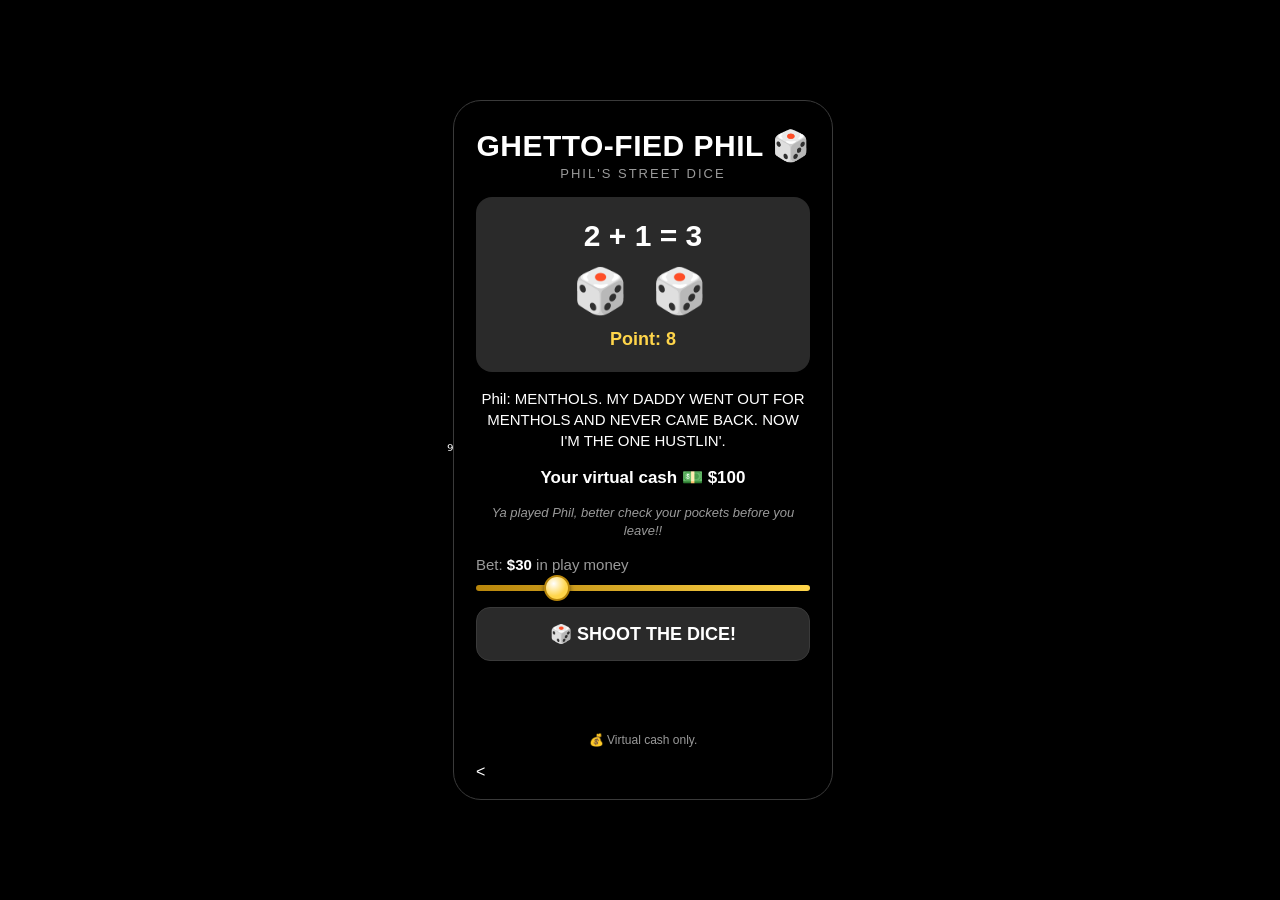
<file: index.html>
⁹<!DOCTYPE html>
<html lang="en">
<head>
  <meta charset="UTF-8" />
  <meta name="viewport" content="width=device-width, initial-scale=1.0" />
  <title>Ghetto-Fied Phil</title>
  <link rel="icon" href="images/phil.jpg" type="image/jpeg" />
  <link rel="stylesheet" href="style.css" />
</head>
<body>
  <div class="phone">
    <header class="game-header">
      <h1>GHETTO-FIED PHIL 🎲</h1>
      <span class="sub">PHIL'S STREET DICE</span>
    </header>

    <section class="panel">
      <div class="roll" id="rollText">2 + 1 = 3</div>
      <div class="dice-emoji" id="diceEmoji">🎲 🎲</div>
      <div class="point" id="pointText">Point: 8</div>
    </section>

    <p class="phil-line" id="philLine">Phil: Keep shootin'! Point is 8.</p>

    <div class="cash" id="cashText">Your virtual cash 💵 $100</div>

    <p class="pockets-note">Ya played Phil, better check your pockets before you leave!!</p>

    <div class="bet">
      <span class="bet-label" id="betText">Bet: $30 in play money</span>
      <input type="range" id="betSlider" min="10" max="100" step="5" value="30" />
    </div>

    <button class="shoot-btn" id="shootBtn">🎲 SHOOT THE DICE!</button>
        <footer class="game-footer">💰 Virtual cash only.</footer>
<

  </div>

  <script type="module" src="app.js"></script>
  
</body>
</html>
</file>
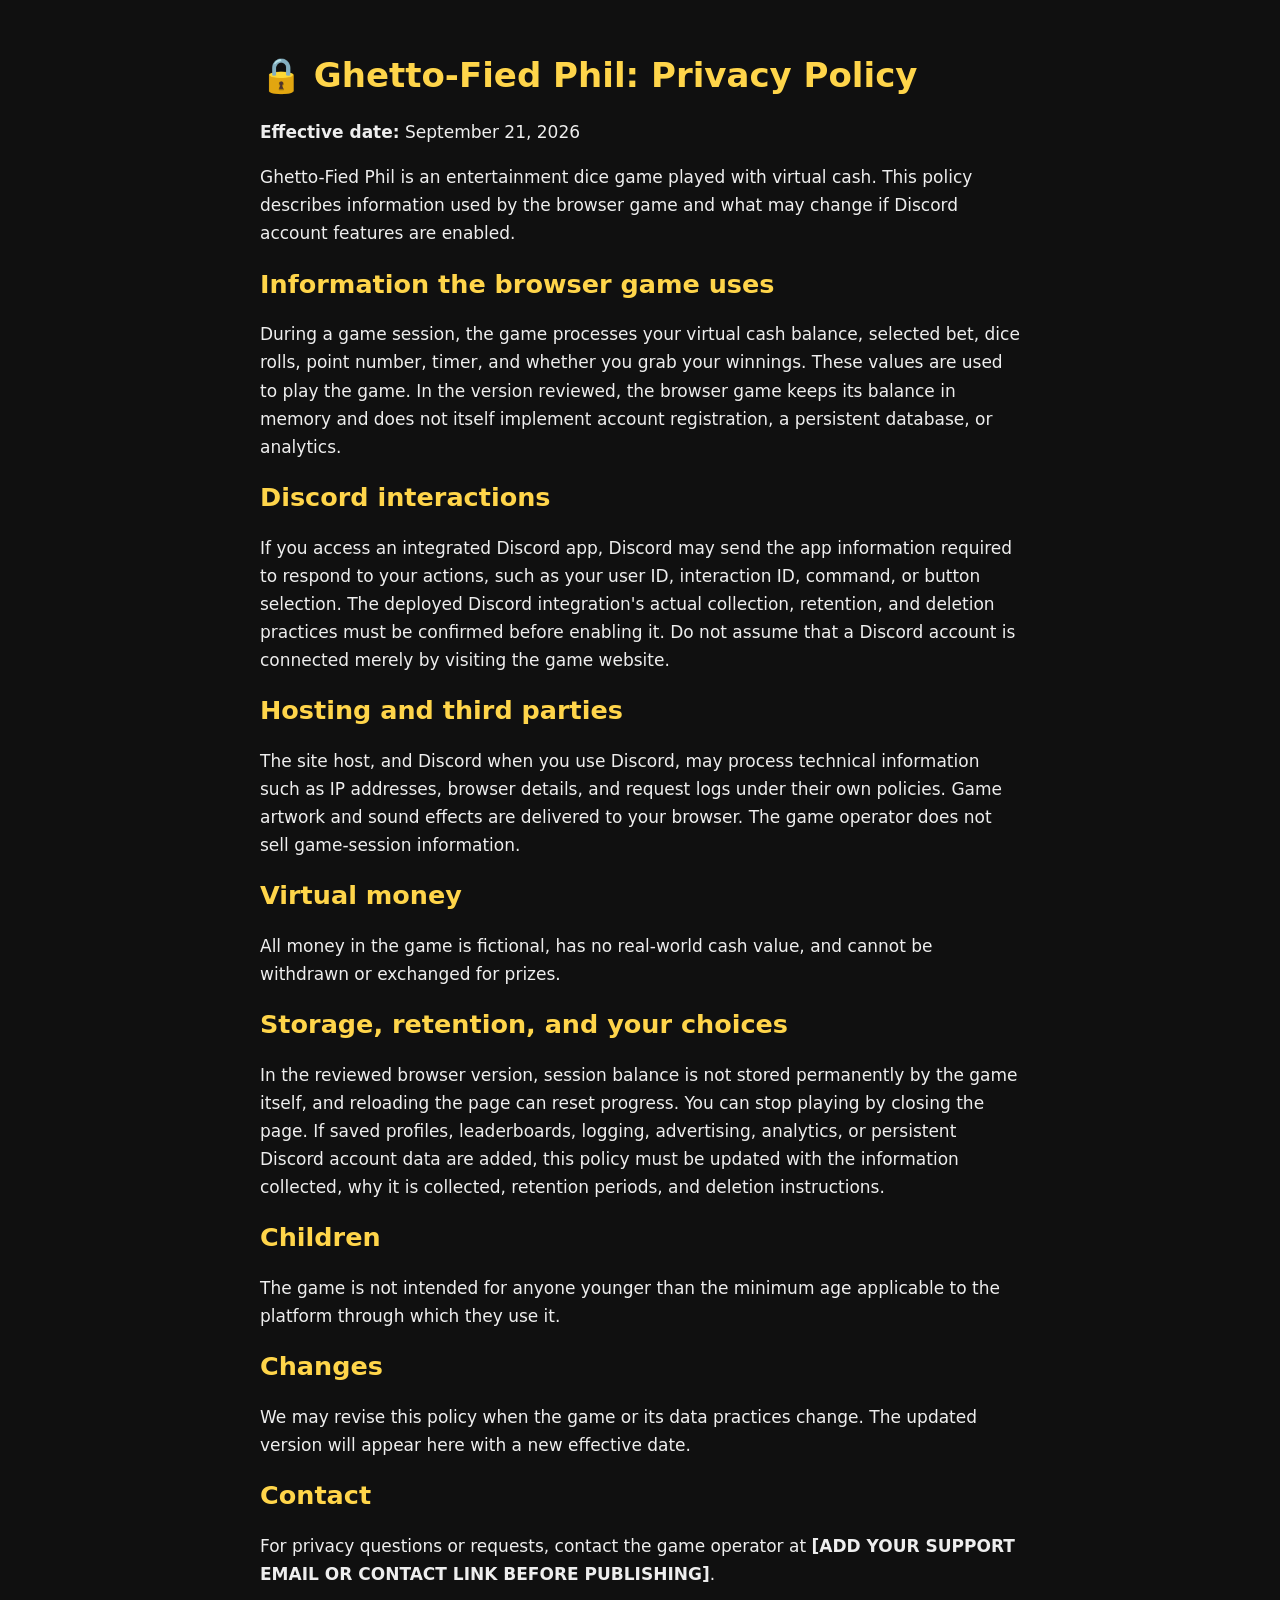
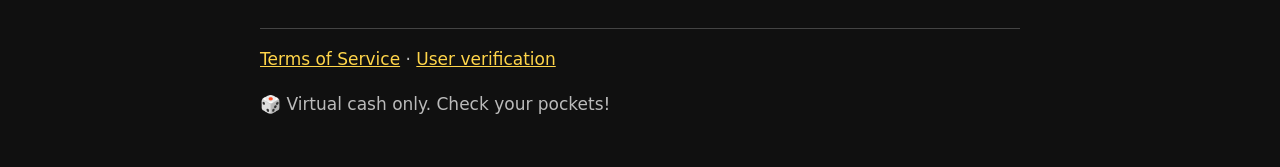
<file: privacy-policy.html>
<!doctype html>
<html lang="en"><head><meta charset="utf-8"><meta name="viewport" content="width=device-width, initial-scale=1"><title>Privacy Policy | Ghetto-Fied Phil</title><style>body{background:#101010;color:#eee;font:17px/1.65 system-ui,sans-serif;margin:0}main{max-width:760px;margin:auto;padding:32px 22px}h1,h2{color:#ffd54a;line-height:1.2}a{color:#ffd54a}footer{border-top:1px solid #444;margin-top:40px;padding-top:16px;color:#bbb}.note{border:1px solid #ffd54a;padding:14px;border-radius:9px}</style></head><body><main>
<h1>🔒 Ghetto-Fied Phil: Privacy Policy</h1><p><strong>Effective date:</strong> September 21, 2026</p>
<p>Ghetto-Fied Phil is an entertainment dice game played with virtual cash. This policy describes information used by the browser game and what may change if Discord account features are enabled.</p>
<h2>Information the browser game uses</h2><p>During a game session, the game processes your virtual cash balance, selected bet, dice rolls, point number, timer, and whether you grab your winnings. These values are used to play the game. In the version reviewed, the browser game keeps its balance in memory and does not itself implement account registration, a persistent database, or analytics.</p>
<h2>Discord interactions</h2><p>If you access an integrated Discord app, Discord may send the app information required to respond to your actions, such as your user ID, interaction ID, command, or button selection. The deployed Discord integration's actual collection, retention, and deletion practices must be confirmed before enabling it. Do not assume that a Discord account is connected merely by visiting the game website.</p>
<h2>Hosting and third parties</h2><p>The site host, and Discord when you use Discord, may process technical information such as IP addresses, browser details, and request logs under their own policies. Game artwork and sound effects are delivered to your browser. The game operator does not sell game-session information.</p>
<h2>Virtual money</h2><p>All money in the game is fictional, has no real-world cash value, and cannot be withdrawn or exchanged for prizes.</p>
<h2>Storage, retention, and your choices</h2><p>In the reviewed browser version, session balance is not stored permanently by the game itself, and reloading the page can reset progress. You can stop playing by closing the page. If saved profiles, leaderboards, logging, advertising, analytics, or persistent Discord account data are added, this policy must be updated with the information collected, why it is collected, retention periods, and deletion instructions.</p>
<h2>Children</h2><p>The game is not intended for anyone younger than the minimum age applicable to the platform through which they use it.</p>
<h2>Changes</h2><p>We may revise this policy when the game or its data practices change. The updated version will appear here with a new effective date.</p>
<h2>Contact</h2><p>For privacy questions or requests, contact the game operator at <strong>[ADD YOUR SUPPORT EMAIL OR CONTACT LINK BEFORE PUBLISHING]</strong>.</p>
<footer><a href="./terms-of-service.html">Terms of Service</a> · <a href="./verify-user.html">User verification</a><p>🎲 Virtual cash only. Check your pockets!</p></footer></main></body></html>
</file>
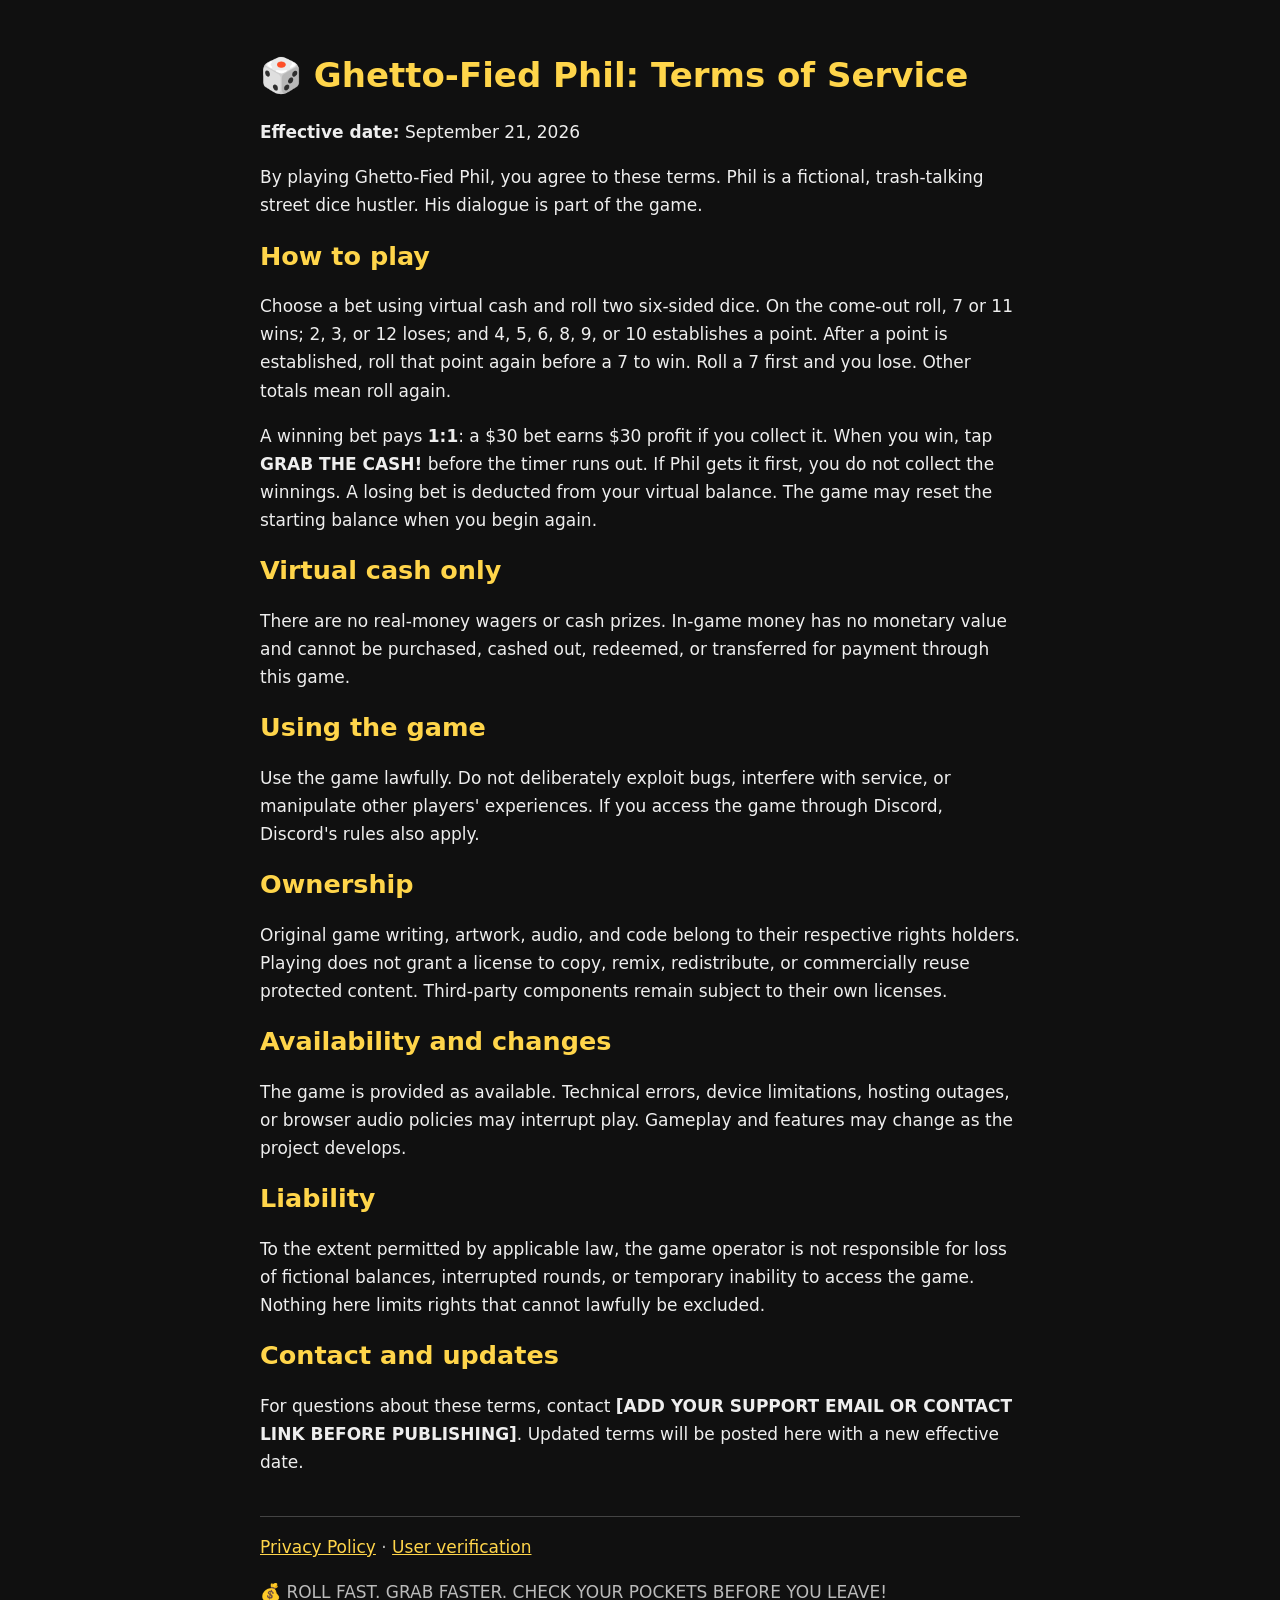
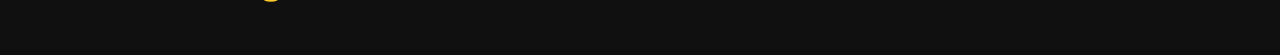
<file: terms-of-service.html>
<!doctype html>
<html lang="en"><head><meta charset="utf-8"><meta name="viewport" content="width=device-width, initial-scale=1"><title>Terms of Service | Ghetto-Fied Phil</title><style>body{background:#101010;color:#eee;font:17px/1.65 system-ui,sans-serif;margin:0}main{max-width:760px;margin:auto;padding:32px 22px}h1,h2{color:#ffd54a;line-height:1.2}a{color:#ffd54a}footer{border-top:1px solid #444;margin-top:40px;padding-top:16px;color:#bbb}</style></head><body><main>
<h1>🎲 Ghetto-Fied Phil: Terms of Service</h1><p><strong>Effective date:</strong> September 21, 2026</p><p>By playing Ghetto-Fied Phil, you agree to these terms. Phil is a fictional, trash-talking street dice hustler. His dialogue is part of the game.</p>
<h2>How to play</h2><p>Choose a bet using virtual cash and roll two six-sided dice. On the come-out roll, 7 or 11 wins; 2, 3, or 12 loses; and 4, 5, 6, 8, 9, or 10 establishes a point. After a point is established, roll that point again before a 7 to win. Roll a 7 first and you lose. Other totals mean roll again.</p><p>A winning bet pays <strong>1:1</strong>: a $30 bet earns $30 profit if you collect it. When you win, tap <strong>GRAB THE CASH!</strong> before the timer runs out. If Phil gets it first, you do not collect the winnings. A losing bet is deducted from your virtual balance. The game may reset the starting balance when you begin again.</p>
<h2>Virtual cash only</h2><p>There are no real-money wagers or cash prizes. In-game money has no monetary value and cannot be purchased, cashed out, redeemed, or transferred for payment through this game.</p>
<h2>Using the game</h2><p>Use the game lawfully. Do not deliberately exploit bugs, interfere with service, or manipulate other players' experiences. If you access the game through Discord, Discord's rules also apply.</p>
<h2>Ownership</h2><p>Original game writing, artwork, audio, and code belong to their respective rights holders. Playing does not grant a license to copy, remix, redistribute, or commercially reuse protected content. Third-party components remain subject to their own licenses.</p>
<h2>Availability and changes</h2><p>The game is provided as available. Technical errors, device limitations, hosting outages, or browser audio policies may interrupt play. Gameplay and features may change as the project develops.</p>
<h2>Liability</h2><p>To the extent permitted by applicable law, the game operator is not responsible for loss of fictional balances, interrupted rounds, or temporary inability to access the game. Nothing here limits rights that cannot lawfully be excluded.</p>
<h2>Contact and updates</h2><p>For questions about these terms, contact <strong>[ADD YOUR SUPPORT EMAIL OR CONTACT LINK BEFORE PUBLISHING]</strong>. Updated terms will be posted here with a new effective date.</p>
<footer><a href="./privacy-policy.html">Privacy Policy</a> · <a href="./verify-user.html">User verification</a><p>💰 ROLL FAST. GRAB FASTER. CHECK YOUR POCKETS BEFORE YOU LEAVE!</p></footer></main></body></html>
</file>
<file: style.css>
:root {
  --bg: #000;
  --panel: #2a2a2a;
  --gray-border: #3a3a3a;
  --text: #fff;
  --muted: #9a9a9a;
  --gold: #ffd54a;
  --gold-dark: #b8860b;
  --red: #c0392b;
  --green: #1f7a43;
}

* { box-sizing: border-box; margin: 0; padding: 0; }

html, body { height: 100%; }

body {
  background: #000;
  color: var(--text);
  font-family: -apple-system, "Segoe UI", Roboto, Helvetica, Arial, sans-serif;
  display: flex;
  align-items: center;
  justify-content: center;
  padding: 16px;
}

.phone {
  width: 100%;
  max-width: 380px;
  min-height: 700px;
  background: #000;
  border: 1px solid var(--gray-border);
  border-radius: 28px;
  padding: 28px 22px 18px;
  display: flex;
  flex-direction: column;
  gap: 16px;
}

/* ---- header ---- */
.game-header { text-align: center; }
.game-header h1 {
  font-size: 30px;
  font-weight: 800;
  letter-spacing: 0.5px;
  line-height: 1.1;
}
.game-header .sub {
  display: block;
  color: var(--muted);
  font-size: 13px;
  letter-spacing: 2px;
  margin-top: 4px;
}

/* ---- dice panel ---- */
.panel {
  background: var(--panel);
  border-radius: 16px;
  padding: 22px 16px;
  display: flex;
  flex-direction: column;
  align-items: center;
  gap: 12px;
}
.roll { font-size: 30px; font-weight: 800; }
.dice-emoji { font-size: 44px; letter-spacing: 6px; }
.dice-emoji.rolling { animation: shake .35s infinite; }
@keyframes shake {
  0% { transform: rotate(-12deg) translateY(-2px); }
  50% { transform: rotate(12deg) translateY(2px); }
  100% { transform: rotate(-12deg) translateY(-2px); }
}
.point { font-size: 18px; font-weight: 700; color: var(--gold); }
.point.flash { animation: pointflash .6s ease 2; }
@keyframes pointflash {
  0% { transform: scale(1); color: var(--gold); }
  50% { transform: scale(1.35); color: #fff; }
  100% { transform: scale(1); color: var(--gold); }
}

/* ---- phil line ---- */
.phil-line {
  font-size: 15px;
  line-height: 1.4;
  text-align: center;
  min-height: 44px;
  display: flex;
  align-items: center;
  justify-content: center;
}

/* ---- cash ---- */
.cash {
  font-size: 17px;
  font-weight: 700;
  text-align: center;
}

.pockets-note {
  text-align: center;
  color: var(--muted);
  font-size: 13px;
  font-style: italic;
  line-height: 1.4;
}

/* cash change toast */
.cash-toast {
  position: fixed;
  top: 24px;
  left: 50%;
  transform: translateX(-50%);
  z-index: 40;
  padding: 10px 20px;
  border-radius: 12px;
  font-weight: 900;
  font-size: 16px;
  pointer-events: none;
  opacity: 1;
  transition: opacity .4s ease;
  box-shadow: 0 6px 20px rgba(0,0,0,.6);
}
.cash-toast.up { background: #1f7a43; color: #d8ffe6; border: 2px solid #3fce7a; }
.cash-toast.down { background: #a3322a; color: #ffd9d6; border: 2px solid #e06054; }
.cash-toast.hide { opacity: 0; }

/* ---- bet ---- */
.bet {
  display: flex;
  flex-direction: column;
  gap: 12px;
}
.bet-label { font-size: 15px; color: var(--muted); }
.bet-label b { color: var(--text); }

#betSlider {
  -webkit-appearance: none;
  appearance: none;
  width: 100%;
  height: 6px;
  border-radius: 4px;
  background: linear-gradient(to right, var(--gold-dark), var(--gold));
  outline: none;
}
#betSlider::-webkit-slider-thumb {
  -webkit-appearance: none;
  appearance: none;
  width: 26px; height: 26px;
  border-radius: 50%;
  background: radial-gradient(circle at 35% 30%, #fff, var(--gold) 60%);
  border: 2px solid var(--gold-dark);
  cursor: pointer;
  box-shadow: 0 2px 5px #00000088;
}
#betSlider::-moz-range-thumb {
  width: 26px; height: 26px;
  border-radius: 50%;
  background: radial-gradient(circle at 35% 30%, #fff, var(--gold) 60%);
  border: 2px solid var(--gold-dark);
  cursor: pointer;
  box-shadow: 0 2px 5px #00000088;
}

/* ---- shoot button ---- */
.shoot-btn {
  width: 100%;
  height: 54px;
  background: var(--panel);
  border: 1px solid var(--gray-border);
  color: var(--text);
  border-radius: 14px;
  font-size: 18px;
  font-weight: 700;
  cursor: pointer;
}
.shoot-btn:active { background: #3a3a3a; }
.shoot-btn:disabled { opacity: .5; cursor: not-allowed; }

/* ---- footer ---- */
.game-footer {
  margin-top: auto;
  text-align: center;
  color: var(--muted);
  font-size: 12px;
}

/* ---- grab overlay ---- */
.grab-overlay {
  position: fixed; inset: 0;
  background: #000000cc;
  display: flex; align-items: center; justify-content: center;
  z-index: 20; padding: 20px;
  backdrop-filter: blur(2px);
}
.grab-card {
  background: var(--green);
  border: 3px solid var(--gold);
  border-radius: 18px;
  padding: 26px 24px;
  text-align: center;
  max-width: 320px;
  box-shadow: 0 12px 40px #000;
  animation: pop .2s ease;
}
@keyframes pop { from { transform: scale(.7); opacity: 0; } to { transform: scale(1); opacity: 1; } }
.grab-card .big { font-size: 40px; margin-bottom: 6px; }
.grab-card h2 { font-size: 20px; margin-bottom: 4px; }
.grab-card .go-sub { color: #dfe; font-weight: 700; margin: 6px 0 10px; font-size: 14px; }
.grab-card.gameover h2 { color: #fff; }
.grab-win { font-size: 30px; font-weight: 900; color: var(--gold); margin: 8px 0; }
.grab-timer { font-size: 40px; font-weight: 900; color: #fff; margin: 10px 0; }
.grab-timer.low { color: #ff6b6b; animation: blink .4s infinite; }
@keyframes blink { 0%,100% { opacity: 1; } 50% { opacity: .3; } }
.grab-btn {
  width: 100%; height: 54px;
  font-size: 20px; font-weight: 900;
  background: linear-gradient(var(--gold), var(--gold-dark));
  border: none; border-radius: 12px; cursor: pointer;
  box-shadow: 0 5px 0 #00000066;
  color: #2a1c00;
  margin-top: 8px;
}
.grab-btn:active { transform: translateY(3px); box-shadow: 0 2px 0 #00000066; }

/* ---- snatch flash ---- */
.snatch {
  position: fixed; inset: 0; z-index: 30;
  display: flex; align-items: center; justify-content: center;
  pointer-events: none;
}
.snatch .card {
  background: var(--red); color: #fff;
  border: 3px solid #000; border-radius: 14px;
  padding: 20px 26px; font-size: 26px; font-weight: 900;
  animation: pop .18s ease;
  text-align: center;
}

.hidden { display: none !important; }
</file>
